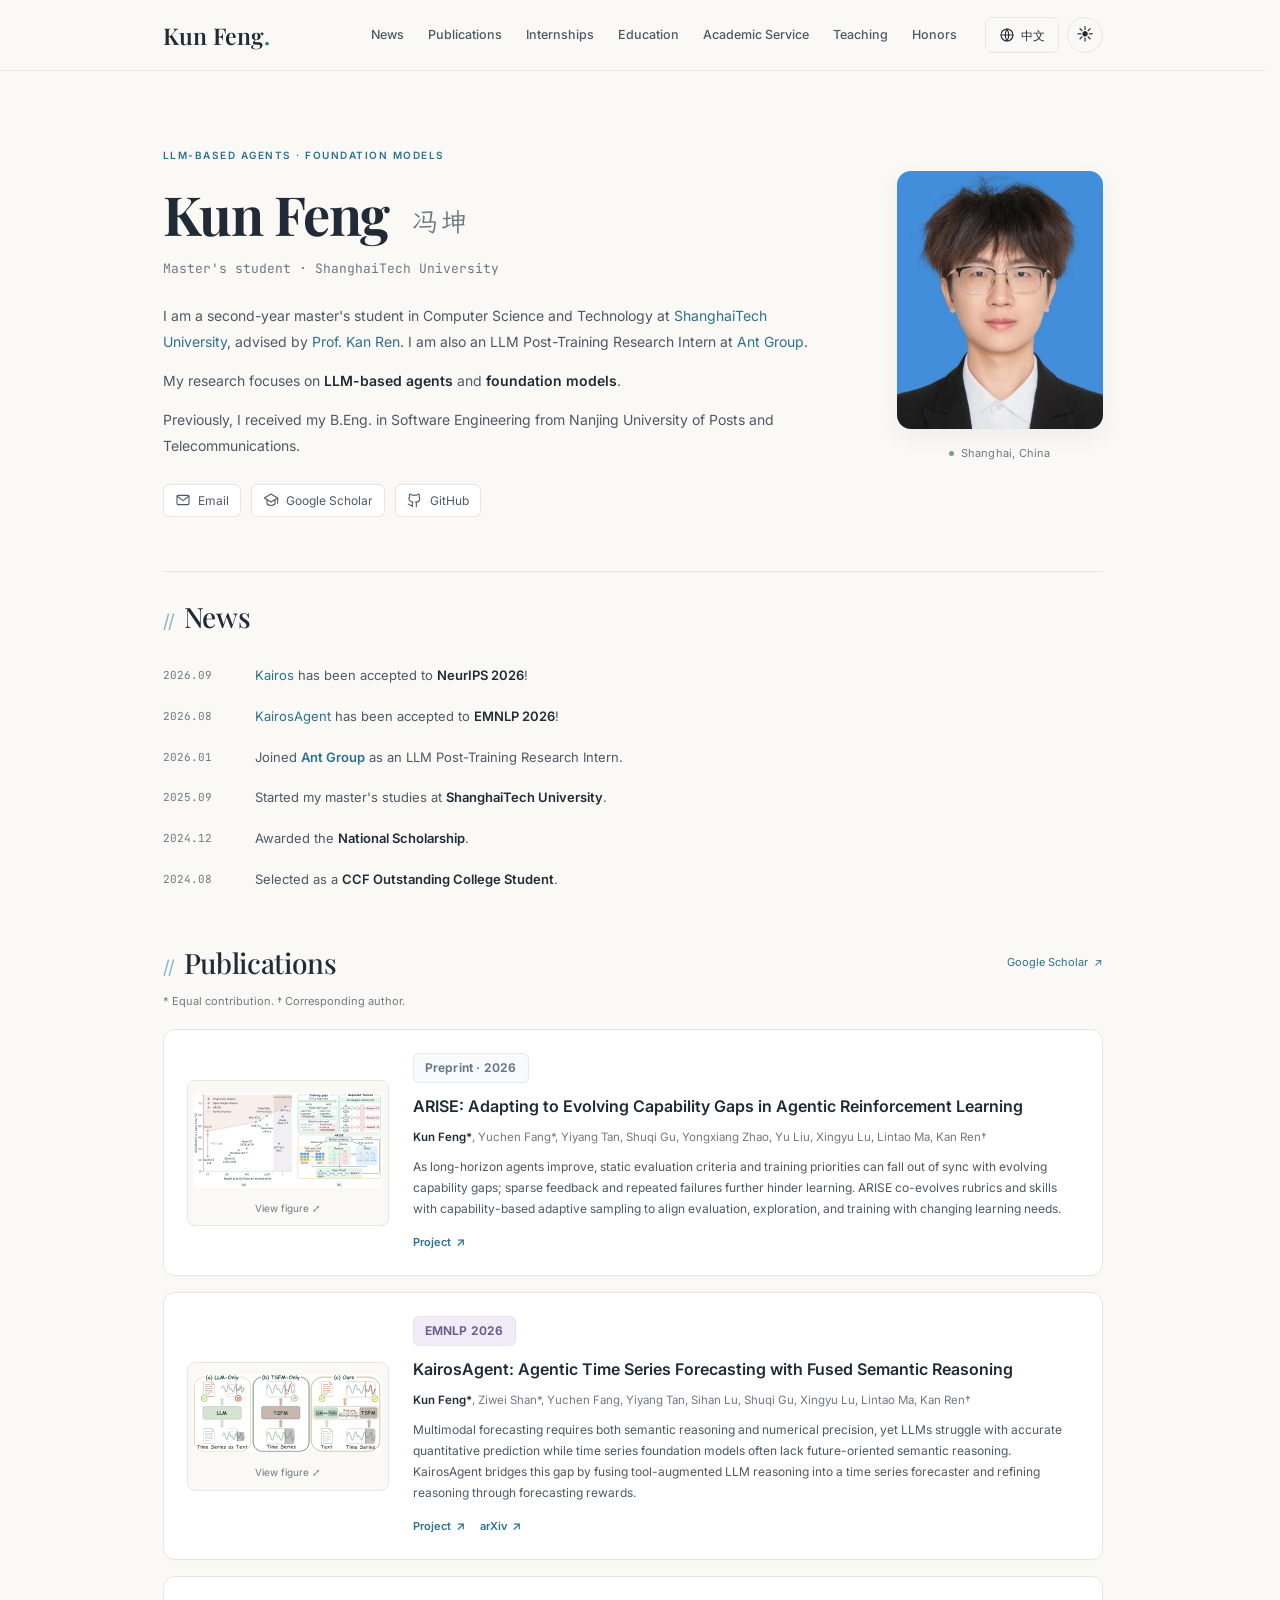
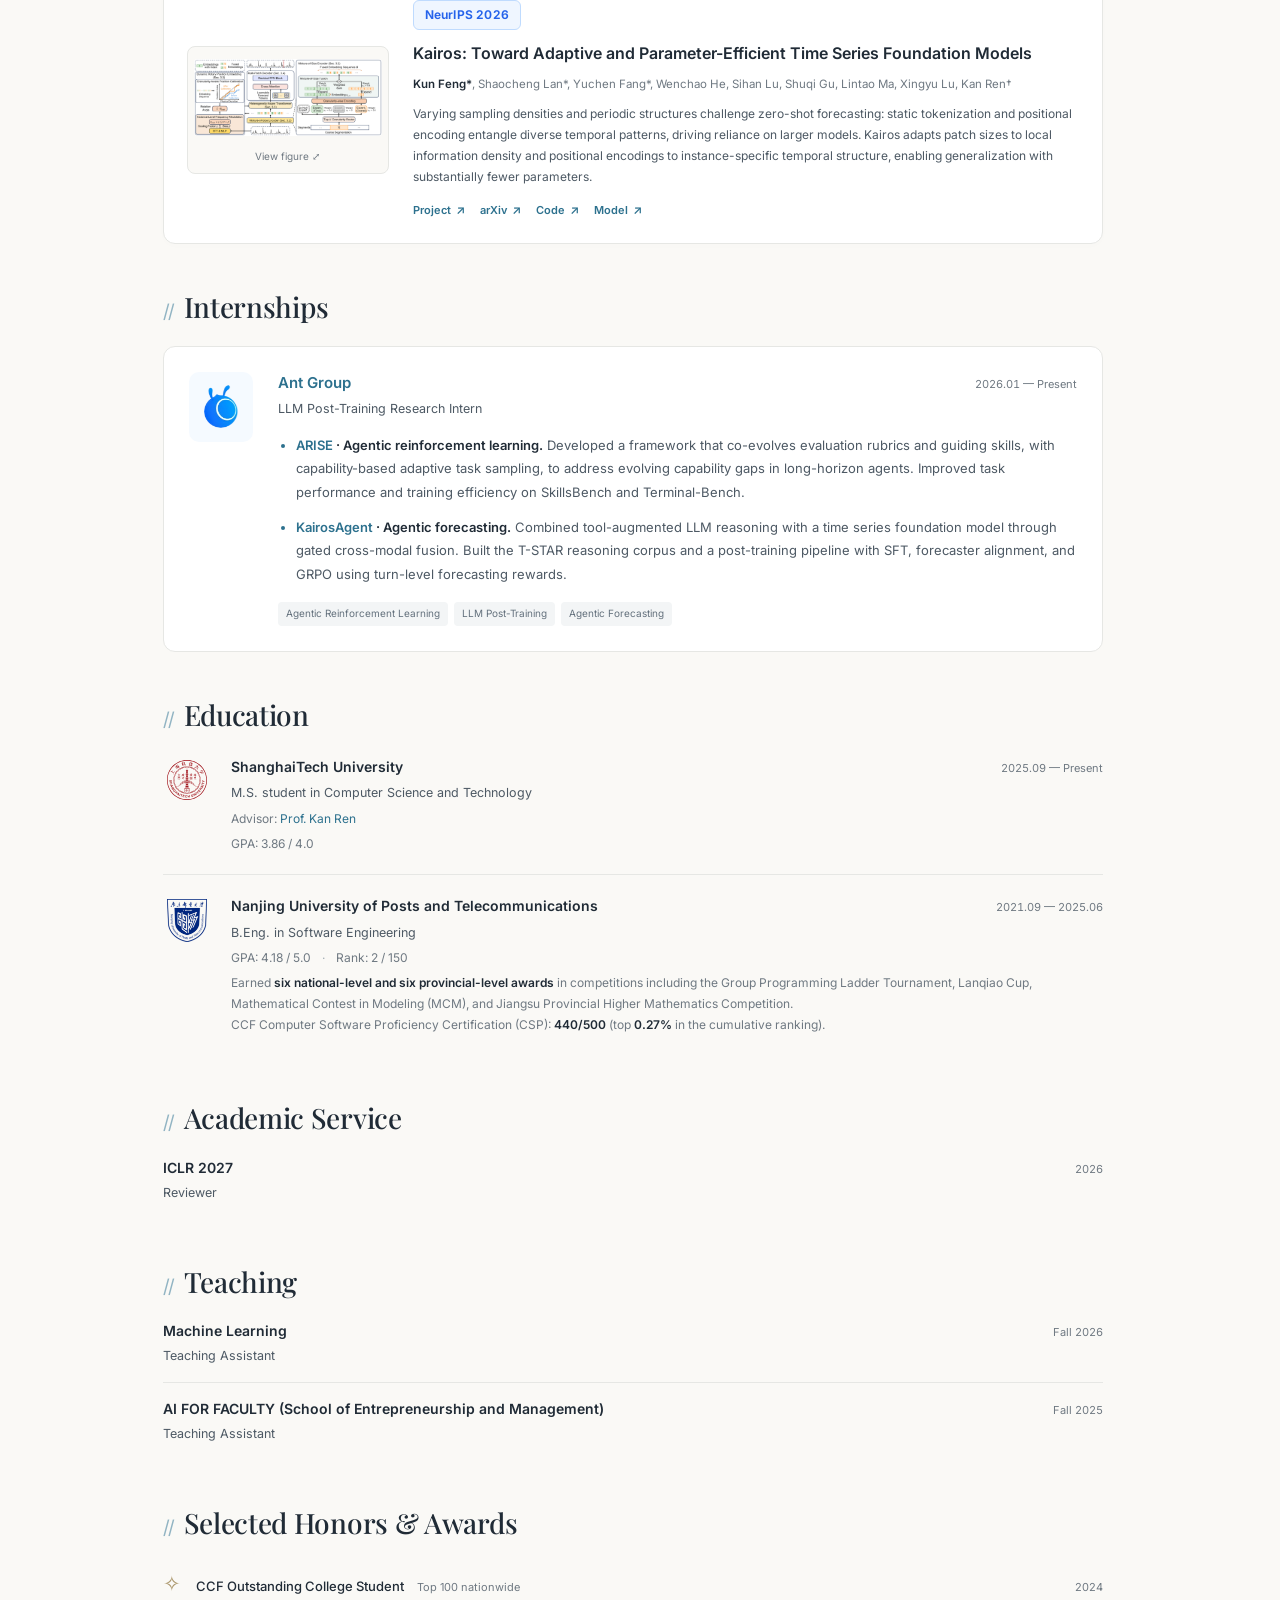
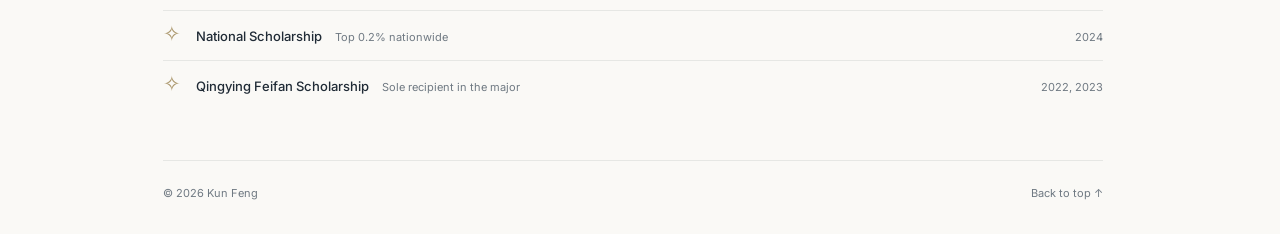
<file: index.html>
<!doctype html>
<html lang="en" data-theme="light">
<head>
  <meta charset="utf-8">
  <meta name="viewport" content="width=device-width, initial-scale=1">
  <meta name="color-scheme" content="light dark">
  <meta name="description" content="Kun Feng, a master's student at ShanghaiTech University. Research in LLM-based agents and foundation models.">
  <meta property="og:type" content="website">
  <meta property="og:title" content="Kun Feng | &#20911;&#22372;">
  <meta property="og:description" content="LLM-based agents and foundation models.">
  <meta property="og:url" content="https://kkzsocute.github.io/">
  <meta property="og:image" content="https://kkzsocute.github.io/assets/portrait.jpg">
  <meta name="theme-color" content="#faf9f6">
  <link rel="canonical" href="https://kkzsocute.github.io/">
  <link rel="icon" type="image/svg+xml" href="assets/favicon.svg">
  <link rel="stylesheet" href="assets/styles.css">
  <title>Kun Feng | &#20911;&#22372;</title>
  <script>
    try {
      if (localStorage.getItem("homepage-language") === "zh") {
        document.documentElement.lang = "zh-CN";
      }
      if (localStorage.getItem("homepage-theme") === "dark") {
        document.documentElement.dataset.theme = "dark";
      }
    } catch {}
  </script>
</head>
<body>
  <a class="skip-link" href="#main"><span class="lang-en">Skip to content</span><span class="lang-zh">&#36339;&#36716;&#21040;&#27491;&#25991;</span></a>
  <header class="site-header">
    <div class="nav-shell">
      <a class="wordmark" href="#about"><span class="lang-en">Kun Feng</span><span class="lang-zh">&#20911;&#22372;</span><span class="wordmark-dot">.</span></a>
      <nav aria-label="Main navigation" data-label-en="Main navigation" data-label-zh="&#20027;&#23548;&#33322;">
        <a href="#news"><span class="lang-en">News</span><span class="lang-zh">&#21160;&#24577;</span></a>
        <a href="#publications"><span class="lang-en">Publications</span><span class="lang-zh">&#35770;&#25991;</span></a>
        <a href="#internships"><span class="lang-en">Internships</span><span class="lang-zh">&#23454;&#20064;</span></a>
        <a href="#education"><span class="lang-en">Education</span><span class="lang-zh">&#25945;&#32946;</span></a>
        <a href="#service"><span class="lang-en">Academic Service</span><span class="lang-zh">&#23398;&#26415;&#26381;&#21153;</span></a>
        <a href="#teaching"><span class="lang-en">Teaching</span><span class="lang-zh">&#25945;&#23398;</span></a>
        <a href="#honors"><span class="lang-en">Honors</span><span class="lang-zh">&#33635;&#35465;</span></a>
      </nav>
      <div class="nav-actions">
        <button class="language-toggle" id="language-toggle" type="button" aria-label="Switch to Chinese" data-label-en="Switch to Chinese" data-label-zh="&#20999;&#25442;&#20026;&#33521;&#25991;" hidden>
          <svg viewBox="0 0 24 24" aria-hidden="true"><circle cx="12" cy="12" r="9"/><path d="M3 12h18M12 3a18 18 0 0 1 0 18 18 18 0 0 1 0-18Z"/></svg>
          <span class="lang-en" lang="zh-CN">&#20013;&#25991;</span><span class="lang-zh" lang="en">EN</span>
        </button>
        <button class="theme-toggle" id="theme-toggle" type="button" aria-label="Dark mode" data-label-en="Dark mode" data-label-zh="&#22812;&#38388;&#27169;&#24335;" aria-pressed="false" hidden>
          <span class="theme-sun" aria-hidden="true">☀️</span><span class="theme-moon" aria-hidden="true">🌙</span>
        </button>
      </div>
    </div>
  </header>

  <main id="main" class="page-shell">
    <section class="hero" id="about" aria-labelledby="name">
      <div class="hero-copy">
        <p class="eyebrow"><span class="lang-en">LLM-based agents · Foundation models</span><span class="lang-zh">&#22823;&#35821;&#35328;&#27169;&#22411;&#26234;&#33021;&#20307; · &#22522;&#30784;&#27169;&#22411;</span></p>
        <h1 id="name">Kun Feng <span class="chinese-name" lang="zh-CN">&#20911;&#22372;</span></h1>
        <p class="position"><span class="lang-en">Master's student · ShanghaiTech University</span><span class="lang-zh">&#30805;&#22763;&#30740;&#31350;&#29983; · &#19978;&#28023;&#31185;&#25216;&#22823;&#23398;</span></p>
        <div class="bio">
          <p class="lang-en">I am a second-year master's student in Computer Science and Technology at <a href="https://www.shanghaitech.edu.cn/eng/" target="_blank" rel="noopener noreferrer">ShanghaiTech University</a>, advised by <a href="https://www.saying.ren/" target="_blank" rel="noopener noreferrer">Prof. Kan Ren</a>. I am also an LLM Post-Training Research Intern at <a href="https://www.antgroup.com/en" target="_blank" rel="noopener noreferrer">Ant Group</a>.</p>
          <p class="lang-zh">&#25105;&#26159;&#19978;&#28023;&#31185;&#25216;&#22823;&#23398;&#35745;&#31639;&#26426;&#31185;&#23398;&#19982;&#25216;&#26415;&#19987;&#19994;&#30805;&#22763;&#20108;&#24180;&#32423;&#30740;&#31350;&#29983;&#65292;&#23548;&#24072;&#26159; <a href="https://www.saying.ren/" target="_blank" rel="noopener noreferrer">&#20219;&#20355;&#25945;&#25480;</a>&#12290;&#30446;&#21069;&#22312;<a href="https://www.antgroup.com/" target="_blank" rel="noopener noreferrer">&#34434;&#34433;&#38598;&#22242;</a>&#25285;&#20219;&#22823;&#27169;&#22411;&#21518;&#35757;&#32451;&#30740;&#31350;&#23454;&#20064;&#29983;&#12290;</p>
          <p class="lang-en">My research focuses on <strong>LLM-based agents</strong> and <strong>foundation models</strong>.</p>
          <p class="lang-zh">&#25105;&#30340;&#30740;&#31350;&#32858;&#28966;&#20110;<strong>&#22522;&#20110;&#22823;&#35821;&#35328;&#27169;&#22411;&#30340;&#26234;&#33021;&#20307;</strong>&#19982;<strong>&#22522;&#30784;&#27169;&#22411;</strong>&#12290;</p>
          <p class="lang-en">Previously, I received my B.Eng. in Software Engineering from Nanjing University of Posts and Telecommunications.</p>
          <p class="lang-zh">&#27492;&#21069;&#65292;&#25105;&#22312;&#21335;&#20140;&#37038;&#30005;&#22823;&#23398;&#33719;&#24471;&#36719;&#20214;&#24037;&#31243;&#23398;&#22763;&#23398;&#20301;&#12290;</p>
        </div>
        <div class="social-links">
          <a href="mailto:fengkun2025@shanghaitech.edu.cn"><svg viewBox="0 0 24 24" aria-hidden="true"><rect x="3" y="5" width="18" height="14" rx="2"/><path d="m3 6 9 7 9-7"/></svg><span class="lang-en">Email</span><span class="lang-zh">&#37038;&#31665;</span></a>
          <a href="https://scholar.google.com/citations?user=ZfWLcJ4AAAAJ&amp;hl=en" target="_blank" rel="noopener noreferrer"><svg viewBox="0 0 24 24" aria-hidden="true"><path d="m2 9 10-6 10 6-10 6L2 9Zm4 3v6c4 3 8 3 12 0v-6M22 9v8"/></svg><span class="lang-en">Google Scholar</span><span class="lang-zh">&#35895;&#27468;&#23398;&#26415;</span></a>
          <a href="https://github.com/kkzsocute" target="_blank" rel="noopener noreferrer"><svg viewBox="0 0 24 24" aria-hidden="true"><path d="M8 20c-4 1-4-2-6-2m12 4v-4a3.5 3.5 0 0 0-1-3c3 0 6-1 6-5a4 4 0 0 0-1-3 4 4 0 0 0 0-4s-1 0-4 2a13 13 0 0 0-6 0C5 3 4 3 4 3a4 4 0 0 0 0 4 4 4 0 0 0-1 3c0 4 3 5 6 5a3.5 3.5 0 0 0-1 3v4"/></svg>GitHub</a>
        </div>
      </div>
      <figure class="portrait">
        <img src="assets/portrait.jpg" width="400" height="500" alt="Portrait of Kun Feng" data-alt-en="Portrait of Kun Feng" data-alt-zh="&#20911;&#22372;&#30340;&#29031;&#29255;" fetchpriority="high">
        <figcaption><span class="location-dot" aria-hidden="true"></span><span class="lang-en">Shanghai, China</span><span class="lang-zh">&#20013;&#22269; · &#19978;&#28023;</span></figcaption>
      </figure>
    </section>

    <section class="section news-section" id="news" aria-labelledby="news-title">
      <div class="section-heading"><h2 id="news-title"><span class="section-mark" aria-hidden="true">//</span><span class="lang-en">News</span><span class="lang-zh">&#26368;&#26032;&#21160;&#24577;</span></h2></div>
      <ul class="news-list">
        <li><time datetime="2026-09">2026.09</time><p><span class="lang-en"><a href="https://foundation-model-research.github.io/Kairos/" target="_blank" rel="noopener noreferrer">Kairos</a> has been accepted to <strong>NeurIPS 2026</strong>!</span><span class="lang-zh"><a href="https://foundation-model-research.github.io/Kairos/" target="_blank" rel="noopener noreferrer">Kairos</a> &#34987; <strong>NeurIPS 2026</strong> &#25509;&#25910;&#65281;</span></p></li>
        <li><time datetime="2026-08">2026.08</time><p><span class="lang-en"><a href="https://foundation-model-research.github.io/KairosAgent/" target="_blank" rel="noopener noreferrer">KairosAgent</a> has been accepted to <strong>EMNLP 2026</strong>!</span><span class="lang-zh"><a href="https://foundation-model-research.github.io/KairosAgent/" target="_blank" rel="noopener noreferrer">KairosAgent</a> &#34987; <strong>EMNLP 2026</strong> &#25509;&#25910;&#65281;</span></p></li>
        <li><time datetime="2026-01">2026.01</time><p><span class="lang-en">Joined <strong><a href="https://www.antgroup.com/en" target="_blank" rel="noopener noreferrer">Ant Group</a></strong> as an LLM Post-Training Research Intern.</span><span class="lang-zh">&#21152;&#20837;<strong><a href="https://www.antgroup.com/" target="_blank" rel="noopener noreferrer">&#34434;&#34433;&#38598;&#22242;</a></strong>&#65292;&#25285;&#20219;&#22823;&#27169;&#22411;&#21518;&#35757;&#32451;&#30740;&#31350;&#23454;&#20064;&#29983;&#12290;</span></p></li>
        <li><time datetime="2025-09">2025.09</time><p><span class="lang-en">Started my master's studies at <strong>ShanghaiTech University</strong>.</span><span class="lang-zh">&#24320;&#22987;&#22312;<strong>&#19978;&#28023;&#31185;&#25216;&#22823;&#23398;</strong>&#25915;&#35835;&#30805;&#22763;&#23398;&#20301;&#12290;</span></p></li>
        <li><time datetime="2024-12">2024.12</time><p><span class="lang-en">Awarded the <strong>National Scholarship</strong>.</span><span class="lang-zh">&#33719;&#24471;<strong>&#22269;&#23478;&#22870;&#23398;&#37329;</strong>&#12290;</span></p></li>
        <li><time datetime="2024-08">2024.08</time><p><span class="lang-en">Selected as a <strong>CCF Outstanding College Student</strong>.</span><span class="lang-zh">&#20837;&#36873;<strong>CCF&#20248;&#31168;&#22823;&#23398;&#29983;&#21551;&#33322;&#35745;&#21010;</strong>&#12290;</span></p></li>
      </ul>
    </section>

    <section class="section" id="publications" aria-labelledby="publications-title">
      <div class="section-heading">
        <h2 id="publications-title"><span class="section-mark" aria-hidden="true">//</span><span class="lang-en">Publications</span><span class="lang-zh">&#23398;&#26415;&#35770;&#25991;</span></h2>
        <a class="section-link" href="https://scholar.google.com/citations?user=ZfWLcJ4AAAAJ&amp;hl=en" target="_blank" rel="noopener noreferrer">Google Scholar <span aria-hidden="true">↗</span></a>
      </div>
      <p class="section-note"><span class="lang-en">* Equal contribution. † Corresponding author.</span><span class="lang-zh">* &#34920;&#31034;&#21516;&#31561;&#36129;&#29486;&#12290;† &#34920;&#31034;&#36890;&#35759;&#20316;&#32773;&#12290;</span></p>
      <div class="publication-list">
        <article class="publication-card">
          <button class="paper-figure" type="button" aria-haspopup="dialog" aria-controls="figure-dialog" aria-label="Enlarge paper figure" data-label-en="Enlarge paper figure" data-label-zh="&#25918;&#22823;&#35770;&#25991;&#37197;&#22270;" disabled>
            <img src="assets/arise-intro.svg" width="995" height="502" alt="ARISE motivation and SkillsBench performance: evolving capability gaps and adaptive agent learning" data-alt-en="ARISE motivation and SkillsBench performance: evolving capability gaps and adaptive agent learning" data-alt-zh="ARISE &#30740;&#31350;&#21160;&#26426;&#19982; SkillsBench &#24615;&#33021;&#65306;&#25345;&#32493;&#21464;&#21270;&#30340;&#33021;&#21147;&#32570;&#21475;&#19982;&#33258;&#36866;&#24212;&#26234;&#33021;&#20307;&#23398;&#20064;">
            <span class="figure-caption"><span class="lang-en">View figure</span><span class="lang-zh">&#26597;&#30475;&#21407;&#22270;</span> <span aria-hidden="true">⤢</span></span>
          </button>
          <div class="paper-copy">
            <span class="venue venue-preprint"><span class="lang-en">Preprint · 2026</span><span class="lang-zh">&#39044;&#21360;&#26412; · 2026</span></span>
            <h3><a href="https://mldi.group/ARISE/" target="_blank" rel="noopener noreferrer">ARISE: Adapting to Evolving Capability Gaps in Agentic Reinforcement Learning</a></h3>
            <p class="authors"><strong>Kun Feng*</strong>, Yuchen Fang*, Yiyang Tan, Shuqi Gu, Yongxiang Zhao, Yu Liu, Xingyu Lu, Lintao Ma, Kan Ren†</p>
            <p class="paper-summary"><span class="lang-en">As long-horizon agents improve, static evaluation criteria and training priorities can fall out of sync with evolving capability gaps; sparse feedback and repeated failures further hinder learning. ARISE co-evolves rubrics and skills with capability-based adaptive sampling to align evaluation, exploration, and training with changing learning needs.</span><span class="lang-zh">&#38543;&#30528;&#38271;&#31243;&#26234;&#33021;&#20307;&#33021;&#21147;&#25552;&#21319;&#65292;&#22266;&#23450;&#30340;&#35780;&#20215;&#26631;&#20934;&#19982;&#35757;&#32451;&#37325;&#28857;&#21487;&#33021;&#36880;&#28176;&#20559;&#31163;&#19981;&#26029;&#21464;&#21270;&#30340;&#33021;&#21147;&#32570;&#21475;&#65307;&#31232;&#30095;&#21453;&#39304;&#19982;&#21453;&#22797;&#22833;&#36133;&#36827;&#19968;&#27493;&#38459;&#30861;&#23398;&#20064;&#12290;ARISE &#36890;&#36807;&#35780;&#20272;&#20934;&#21017;&#19982;&#25216;&#33021;&#21327;&#21516;&#28436;&#21270;&#65292;&#20197;&#21450;&#22522;&#20110;&#33021;&#21147;&#30340;&#33258;&#36866;&#24212;&#37319;&#26679;&#65292;&#20351;&#35780;&#20215;&#12289;&#25506;&#32034;&#19982;&#35757;&#32451;&#25345;&#32493;&#36866;&#24212;&#21464;&#21270;&#30340;&#23398;&#20064;&#38656;&#27714;&#12290;</span></p>
            <div class="paper-links">
              <a href="https://mldi.group/ARISE/" target="_blank" rel="noopener noreferrer"><span class="lang-en">Project</span><span class="lang-zh">&#39033;&#30446;&#20027;&#39029;</span> <span aria-hidden="true">↗</span></a>
            </div>
          </div>
        </article>
        <article class="publication-card">
          <button class="paper-figure" type="button" aria-haspopup="dialog" aria-controls="figure-dialog" aria-label="Enlarge paper figure" data-label-en="Enlarge paper figure" data-label-zh="&#25918;&#22823;&#35770;&#25991;&#37197;&#22270;" disabled>
            <img src="assets/kairosagent-intro.svg" width="882" height="364" alt="KairosAgent forecasting paradigm comparison: bridging semantic reasoning and numerical forecasting" data-alt-en="KairosAgent forecasting paradigm comparison: bridging semantic reasoning and numerical forecasting" data-alt-zh="KairosAgent &#39044;&#27979;&#33539;&#24335;&#23545;&#27604;&#65306;&#36830;&#25509;&#35821;&#20041;&#25512;&#29702;&#19982;&#25968;&#20540;&#39044;&#27979;">
            <span class="figure-caption"><span class="lang-en">View figure</span><span class="lang-zh">&#26597;&#30475;&#21407;&#22270;</span> <span aria-hidden="true">⤢</span></span>
          </button>
          <div class="paper-copy">
            <span class="venue venue-purple">EMNLP 2026</span>
            <h3><a href="https://foundation-model-research.github.io/KairosAgent/" target="_blank" rel="noopener noreferrer">KairosAgent: Agentic Time Series Forecasting with Fused Semantic Reasoning</a></h3>
            <p class="authors"><strong>Kun Feng*</strong>, Ziwei Shan*, Yuchen Fang, Yiyang Tan, Sihan Lu, Shuqi Gu, Xingyu Lu, Lintao Ma, Kan Ren†</p>
            <p class="paper-summary"><span class="lang-en">Multimodal forecasting requires both semantic reasoning and numerical precision, yet LLMs struggle with accurate quantitative prediction while time series foundation models often lack future-oriented semantic reasoning. KairosAgent bridges this gap by fusing tool-augmented LLM reasoning into a time series forecaster and refining reasoning through forecasting rewards.</span><span class="lang-zh">&#22810;&#27169;&#24577;&#39044;&#27979;&#38656;&#35201;&#20860;&#39038;&#35821;&#20041;&#25512;&#29702;&#19982;&#25968;&#20540;&#31934;&#24230;&#65292;&#20294;&#22823;&#35821;&#35328;&#27169;&#22411;&#38590;&#20197;&#36827;&#34892;&#31934;&#30830;&#30340;&#23450;&#37327;&#39044;&#27979;&#65292;&#26102;&#38388;&#24207;&#21015;&#22522;&#30784;&#27169;&#22411;&#21017;&#24448;&#24448;&#32570;&#20047;&#38754;&#21521;&#26410;&#26469;&#30340;&#35821;&#20041;&#25512;&#29702;&#33021;&#21147;&#12290;KairosAgent &#23558;&#24037;&#20855;&#22686;&#24378;&#30340;&#22823;&#35821;&#35328;&#27169;&#22411;&#25512;&#29702;&#34701;&#20837;&#26102;&#38388;&#24207;&#21015;&#39044;&#27979;&#22120;&#65292;&#24182;&#36890;&#36807;&#39044;&#27979;&#22870;&#21169;&#20248;&#21270;&#25512;&#29702;&#65292;&#24357;&#21512;&#20004;&#32773;&#20043;&#38388;&#30340;&#40511;&#27807;&#12290;</span></p>
            <div class="paper-links">
              <a href="https://foundation-model-research.github.io/KairosAgent/" target="_blank" rel="noopener noreferrer"><span class="lang-en">Project</span><span class="lang-zh">&#39033;&#30446;&#20027;&#39029;</span> <span aria-hidden="true">↗</span></a>
              <a href="https://arxiv.org/abs/2605.30002" target="_blank" rel="noopener noreferrer">arXiv <span aria-hidden="true">↗</span></a>
            </div>
          </div>
        </article>
        <article class="publication-card">
          <button class="paper-figure" type="button" aria-haspopup="dialog" aria-controls="figure-dialog" aria-label="Enlarge paper figure" data-label-en="Enlarge paper figure" data-label-zh="&#25918;&#22823;&#35770;&#25991;&#37197;&#22270;" disabled>
            <img src="assets/kairos-method.png" alt="Kairos architecture: Mixture-of-Size Encoder, Heterogeneity-Aware Transformer, and Multi-Patch Decoder" data-alt-en="Kairos architecture: Mixture-of-Size Encoder, Heterogeneity-Aware Transformer, and Multi-Patch Decoder" data-alt-zh="Kairos &#26550;&#26500;&#65306;&#28151;&#21512;&#31890;&#24230;&#32534;&#30721;&#22120;&#12289;&#24322;&#26500;&#24863;&#30693; Transformer &#19982;&#22810;&#20998;&#22359;&#35299;&#30721;&#22120;">
            <span class="figure-caption"><span class="lang-en">View figure</span><span class="lang-zh">&#26597;&#30475;&#21407;&#22270;</span> <span aria-hidden="true">⤢</span></span>
          </button>
          <div class="paper-copy">
            <span class="venue venue-neurips">NeurIPS 2026</span>
            <h3><a href="https://foundation-model-research.github.io/Kairos/" target="_blank" rel="noopener noreferrer">Kairos: Toward Adaptive and Parameter-Efficient Time Series Foundation Models</a></h3>
            <p class="authors"><strong>Kun Feng*</strong>, Shaocheng Lan*, Yuchen Fang*, Wenchao He, Sihan Lu, Shuqi Gu, Lintao Ma, Xingyu Lu, Kan Ren†</p>
            <p class="paper-summary"><span class="lang-en">Varying sampling densities and periodic structures challenge zero-shot forecasting: static tokenization and positional encoding entangle diverse temporal patterns, driving reliance on larger models. Kairos adapts patch sizes to local information density and positional encodings to instance-specific temporal structure, enabling generalization with substantially fewer parameters.</span><span class="lang-zh">&#37319;&#26679;&#23494;&#24230;&#19982;&#21608;&#26399;&#32467;&#26500;&#30340;&#24046;&#24322;&#32473;&#38646;&#26679;&#26412;&#39044;&#27979;&#24102;&#26469;&#25361;&#25112;&#65306;&#38745;&#24577;&#20998;&#22359;&#19982;&#20301;&#32622;&#32534;&#30721;&#23558;&#22810;&#26679;&#30340;&#26102;&#38388;&#27169;&#24335;&#28151;&#26434;&#22312;&#22266;&#23450;&#34920;&#31034;&#20013;&#65292;&#20351;&#27169;&#22411;&#20381;&#36182;&#26356;&#22823;&#30340;&#21442;&#25968;&#37327;&#12290;Kairos &#26681;&#25454;&#23616;&#37096;&#20449;&#24687;&#23494;&#24230;&#33258;&#36866;&#24212;&#36873;&#25321;&#20998;&#22359;&#31890;&#24230;&#65292;&#24182;&#20381;&#25454;&#23454;&#20363;&#30340;&#26102;&#38388;&#32467;&#26500;&#35843;&#25972;&#20301;&#32622;&#32534;&#30721;&#65292;&#20197;&#26174;&#33879;&#26356;&#23569;&#30340;&#21442;&#25968;&#23454;&#29616;&#27867;&#21270;&#12290;</span></p>
            <div class="paper-links">
              <a href="https://foundation-model-research.github.io/Kairos/" target="_blank" rel="noopener noreferrer"><span class="lang-en">Project</span><span class="lang-zh">&#39033;&#30446;&#20027;&#39029;</span> <span aria-hidden="true">↗</span></a>
              <a href="https://arxiv.org/abs/2509.25826" target="_blank" rel="noopener noreferrer">arXiv <span aria-hidden="true">↗</span></a>
              <a href="https://github.com/foundation-model-research/Kairos" target="_blank" rel="noopener noreferrer"><span class="lang-en">Code</span><span class="lang-zh">&#20195;&#30721;</span> <span aria-hidden="true">↗</span></a>
              <a href="https://huggingface.co/mldi-lab/Kairos_50m" target="_blank" rel="noopener noreferrer"><span class="lang-en">Model</span><span class="lang-zh">&#27169;&#22411;</span> <span aria-hidden="true">↗</span></a>
            </div>
          </div>
        </article>
      </div>
    </section>

    <section class="section" id="internships" aria-labelledby="internships-title">
      <div class="section-heading"><h2 id="internships-title"><span class="section-mark" aria-hidden="true">//</span><span class="lang-en">Internships</span><span class="lang-zh">&#23454;&#20064;&#32463;&#21382;</span></h2></div>
      <article class="experience-card">
        <a class="company-logo" href="https://www.antgroup.com/en" data-href-en="https://www.antgroup.com/en" data-href-zh="https://www.antgroup.com/" target="_blank" rel="noopener noreferrer"><img src="assets/ant-group-logo.png" width="45" height="60" alt="Ant Group" data-alt-en="Ant Group" data-alt-zh="&#34434;&#34433;&#38598;&#22242;"></a>
        <div class="experience-copy">
          <div class="entry-heading"><h3><a href="https://www.antgroup.com/en" data-href-en="https://www.antgroup.com/en" data-href-zh="https://www.antgroup.com/" target="_blank" rel="noopener noreferrer"><span class="lang-en">Ant Group</span><span class="lang-zh">&#34434;&#34433;&#38598;&#22242;</span></a></h3><p class="entry-date"><time datetime="2026-01">2026.01</time> — <span class="lang-en">Present</span><span class="lang-zh">&#33267;&#20170;</span></p></div>
          <p class="entry-role"><span class="lang-en">LLM Post-Training Research Intern</span><span class="lang-zh">&#22823;&#27169;&#22411;&#21518;&#35757;&#32451;&#30740;&#31350;&#23454;&#20064;&#29983;</span></p>
          <ul class="internship-projects">
            <li><span class="lang-en"><strong><a href="https://mldi.group/ARISE/" target="_blank" rel="noopener noreferrer">ARISE</a> · Agentic reinforcement learning.</strong> Developed a framework that co-evolves evaluation rubrics and guiding skills, with capability-based adaptive task sampling, to address evolving capability gaps in long-horizon agents. Improved task performance and training efficiency on SkillsBench and Terminal-Bench.</span><span class="lang-zh"><strong><a href="https://mldi.group/ARISE/" target="_blank" rel="noopener noreferrer">ARISE</a> · &#26234;&#33021;&#20307;&#24378;&#21270;&#23398;&#20064;&#12290;</strong>&#22260;&#32469;&#38271;&#31243;&#26234;&#33021;&#20307;&#25345;&#32493;&#21464;&#21270;&#30340;&#33021;&#21147;&#32570;&#21475;&#65292;&#35774;&#35745;&#35780;&#20272;&#20934;&#21017;&#19982;&#25351;&#23548;&#25216;&#33021;&#21327;&#21516;&#28436;&#21270;&#12289;&#22522;&#20110;&#33021;&#21147;&#30340;&#33258;&#36866;&#24212;&#20219;&#21153;&#37319;&#26679;&#26694;&#26550;&#65292;&#25552;&#21319; SkillsBench &#21644; Terminal-Bench &#19978;&#30340;&#20219;&#21153;&#34920;&#29616;&#19982;&#35757;&#32451;&#25928;&#29575;&#12290;</span></li>
            <li><span class="lang-en"><strong><a href="https://mldi.group/KairosAgent/" target="_blank" rel="noopener noreferrer">KairosAgent</a> · Agentic forecasting.</strong> Combined tool-augmented LLM reasoning with a time series foundation model through gated cross-modal fusion. Built the T-STAR reasoning corpus and a post-training pipeline with SFT, forecaster alignment, and GRPO using turn-level forecasting rewards.</span><span class="lang-zh"><strong><a href="https://mldi.group/KairosAgent/" target="_blank" rel="noopener noreferrer">KairosAgent</a> · &#26234;&#33021;&#20307;&#39044;&#27979;&#12290;</strong>&#36890;&#36807;&#38376;&#25511;&#36328;&#27169;&#24577;&#34701;&#21512;&#65292;&#23558;&#24037;&#20855;&#22686;&#24378;&#30340;&#22823;&#35821;&#35328;&#27169;&#22411;&#25512;&#29702;&#19982;&#26102;&#38388;&#24207;&#21015;&#22522;&#30784;&#27169;&#22411;&#32467;&#21512;&#12290;&#26500;&#24314; T-STAR &#25512;&#29702;&#36712;&#36857;&#35821;&#26009;&#65292;&#24182;&#25645;&#24314;&#21253;&#21547; SFT&#12289;&#39044;&#27979;&#22120;&#23545;&#40784;&#21450;&#22522;&#20110;&#36718;&#27425;&#32423;&#39044;&#27979;&#22870;&#21169;&#30340; GRPO &#21518;&#35757;&#32451;&#27969;&#31243;&#12290;</span></li>
          </ul>
          <div class="topic-tags"><span><span class="lang-en">Agentic Reinforcement Learning</span><span class="lang-zh">&#26234;&#33021;&#20307;&#24378;&#21270;&#23398;&#20064;</span></span><span><span class="lang-en">LLM Post-Training</span><span class="lang-zh">&#22823;&#27169;&#22411;&#21518;&#35757;&#32451;</span></span><span><span class="lang-en">Agentic Forecasting</span><span class="lang-zh">&#26234;&#33021;&#20307;&#39044;&#27979;</span></span></div>
        </div>
      </article>
    </section>

    <section class="section" id="education" aria-labelledby="education-title">
      <div class="section-heading"><h2 id="education-title"><span class="section-mark" aria-hidden="true">//</span><span class="lang-en">Education</span><span class="lang-zh">&#25945;&#32946;&#32463;&#21382;</span></h2></div>
      <div class="education-list">
        <article class="education-entry">
          <div class="education-logo"><img src="assets/shanghaitech-logo.svg" alt="ShanghaiTech University emblem" data-alt-en="ShanghaiTech University emblem" data-alt-zh="&#19978;&#28023;&#31185;&#25216;&#22823;&#23398;&#26657;&#24509;" width="48" height="48" loading="lazy"></div>
          <div class="entry-body">
            <div class="entry-heading"><h3><span class="lang-en">ShanghaiTech University</span><span class="lang-zh">&#19978;&#28023;&#31185;&#25216;&#22823;&#23398;</span></h3><p class="entry-date"><time datetime="2025-09">2025.09</time> — <span class="lang-en">Present</span><span class="lang-zh">&#33267;&#20170;</span></p></div>
            <p class="entry-role"><span class="lang-en">M.S. student in Computer Science and Technology</span><span class="lang-zh">&#35745;&#31639;&#26426;&#31185;&#23398;&#19982;&#25216;&#26415; · &#30805;&#22763;&#22312;&#35835;</span></p>
            <p class="entry-detail"><span class="lang-en">Advisor: <a href="https://www.saying.ren/" target="_blank" rel="noopener noreferrer">Prof. Kan Ren</a></span><span class="lang-zh">&#23548;&#24072;&#65306;<a href="https://www.saying.ren/" target="_blank" rel="noopener noreferrer">&#20219;&#20355;&#25945;&#25480;</a></span></p>
            <p class="entry-detail"><span class="lang-en">GPA: 3.86 / 4.0</span><span class="lang-zh">&#32489;&#28857;&#65306;3.86 / 4.0</span></p>
          </div>
        </article>
        <article class="education-entry">
          <div class="education-logo"><img src="assets/njupt-logo.png" alt="Nanjing University of Posts and Telecommunications emblem" data-alt-en="Nanjing University of Posts and Telecommunications emblem" data-alt-zh="&#21335;&#20140;&#37038;&#30005;&#22823;&#23398;&#26657;&#24509;" width="48" height="48" loading="lazy"></div>
          <div class="entry-body">
            <div class="entry-heading"><h3><span class="lang-en">Nanjing University of Posts and Telecommunications</span><span class="lang-zh">&#21335;&#20140;&#37038;&#30005;&#22823;&#23398;</span></h3><p class="entry-date"><time datetime="2021-09">2021.09</time> — <time datetime="2025-06">2025.06</time></p></div>
            <p class="entry-role"><span class="lang-en">B.Eng. in Software Engineering</span><span class="lang-zh">&#36719;&#20214;&#24037;&#31243; · &#23398;&#22763;</span></p>
            <p class="entry-detail"><span class="lang-en">GPA: 4.18 / 5.0 <span class="detail-divider">·</span> Rank: 2 / 150</span><span class="lang-zh">&#32489;&#28857;&#65306;4.18 / 5.0 <span class="detail-divider">·</span> &#19987;&#19994;&#25490;&#21517;&#65306;2 / 150</span></p>
            <p class="entry-detail"><span class="lang-en">Earned <strong>six national-level and six provincial-level awards</strong> in competitions including the Group Programming Ladder Tournament, Lanqiao Cup, Mathematical Contest in Modeling (MCM), and Jiangsu Provincial Higher Mathematics Competition.<br>CCF Computer Software Proficiency Certification (CSP): <strong>440/500</strong> (top <strong>0.27%</strong> in the cumulative ranking).</span><span class="lang-zh">&#32047;&#35745;&#33719;&#24471;<strong>&#20845;&#39033;&#22269;&#23478;&#32423;&#22870;&#39033;&#21644;&#20845;&#39033;&#30465;&#32423;&#22870;&#39033;</strong>&#65292;&#21253;&#25324;&#22242;&#20307;&#31243;&#24207;&#35774;&#35745;&#22825;&#26799;&#36187;&#12289;&#34013;&#26725;&#26479;&#12289;&#32654;&#22269;&#22823;&#23398;&#29983;&#25968;&#23398;&#24314;&#27169;&#31454;&#36187;&#12289;&#27743;&#33487;&#30465;&#39640;&#31561;&#25968;&#23398;&#31454;&#36187;&#12290;<br>CCF&#35745;&#31639;&#26426;&#36719;&#20214;&#33021;&#21147;&#35748;&#35777;&#65306;<strong>440/500&#20998;</strong>&#65288;&#32047;&#35745;&#25490;&#21517;&#20026;&#21069;<strong>0.27%</strong>&#65289;&#12290;</span></p>
          </div>
        </article>
      </div>
    </section>

    <section class="section" id="service" aria-labelledby="service-title">
      <div class="section-heading"><h2 id="service-title"><span class="section-mark" aria-hidden="true">//</span><span class="lang-en">Academic Service</span><span class="lang-zh">&#23398;&#26415;&#26381;&#21153;</span></h2></div>
      <ul class="activity-list">
        <li><div><h3>ICLR 2027</h3><p class="entry-role"><span class="lang-en">Reviewer</span><span class="lang-zh">&#23457;&#31295;&#20154;</span></p></div><time class="entry-date" datetime="2026">2026</time></li>
      </ul>
    </section>

    <section class="section" id="teaching" aria-labelledby="teaching-title">
      <div class="section-heading"><h2 id="teaching-title"><span class="section-mark" aria-hidden="true">//</span><span class="lang-en">Teaching</span><span class="lang-zh">&#25945;&#23398;&#32463;&#21382;</span></h2></div>
      <ul class="activity-list">
        <li><div><h3><span class="lang-en">Machine Learning</span><span class="lang-zh">&#26426;&#22120;&#23398;&#20064;</span></h3><p class="entry-role"><span class="lang-en">Teaching Assistant</span><span class="lang-zh">&#21161;&#25945;</span></p></div><p class="entry-date"><span class="lang-en">Fall 2026</span><span class="lang-zh">2026 &#24180;&#31179;&#23395;</span></p></li>
        <li><div><h3><span class="lang-en">AI FOR FACULTY (School of Entrepreneurship and Management)</span><span class="lang-zh">AI FOR FACULTY&#65288;&#21019;&#31649;&#23398;&#38498;&#65289;</span></h3><p class="entry-role"><span class="lang-en">Teaching Assistant</span><span class="lang-zh">&#21161;&#25945;</span></p></div><p class="entry-date"><span class="lang-en">Fall 2025</span><span class="lang-zh">2025 &#24180;&#31179;&#23395;</span></p></li>
      </ul>
    </section>

    <section class="section honors-section" id="honors" aria-labelledby="honors-title">
      <div class="section-heading"><h2 id="honors-title"><span class="section-mark" aria-hidden="true">//</span><span class="lang-en">Selected Honors &amp; Awards</span><span class="lang-zh">&#37096;&#20998;&#33635;&#35465;&#19982;&#22870;&#39033;</span></h2></div>
      <ul class="honors-list">
        <li><span class="award-symbol" aria-hidden="true">✧</span><div><strong><span class="lang-en">CCF Outstanding College Student</span><span class="lang-zh">CCF&#20248;&#31168;&#22823;&#23398;&#29983;&#21551;&#33322;&#35745;&#21010;</span></strong><span class="award-detail"><span class="lang-en">Top 100 nationwide</span><span class="lang-zh">&#20840;&#22269;&#30334;&#21517;</span></span></div><time datetime="2024">2024</time></li>
        <li><span class="award-symbol" aria-hidden="true">✧</span><div><strong><span class="lang-en">National Scholarship</span><span class="lang-zh">&#22269;&#23478;&#22870;&#23398;&#37329;</span></strong><span class="award-detail"><span class="lang-en">Top 0.2% nationwide</span><span class="lang-zh">&#20840;&#22269;&#21069; 0.2%</span></span></div><time datetime="2024">2024</time></li>
        <li><span class="award-symbol" aria-hidden="true">✧</span><div><strong><span class="lang-en">Qingying Feifan Scholarship</span><span class="lang-zh">&#38738;&#39062;&#39134;&#24070;&#22870;&#23398;&#37329;</span></strong><span class="award-detail"><span class="lang-en">Sole recipient in the major</span><span class="lang-zh">&#19987;&#19994;&#21807;&#19968;&#33719;&#22870;&#32773;</span></span></div><span class="award-years">2022, 2023</span></li>
      </ul>
    </section>
  </main>

  <footer class="site-footer page-shell">
    <p>© <span id="current-year">2026</span> <span class="lang-en">Kun Feng</span><span class="lang-zh">&#20911;&#22372;</span></p>
    <a href="#about"><span class="lang-en">Back to top</span><span class="lang-zh">&#36820;&#22238;&#39030;&#37096;</span> <span aria-hidden="true">↑</span></a>
  </footer>

  <dialog class="figure-dialog" id="figure-dialog" aria-labelledby="figure-dialog-title">
    <div class="figure-toolbar">
      <div class="figure-heading">
        <div id="figure-dialog-status"></div>
        <h2 id="figure-dialog-title"><span class="lang-en">Paper figure</span><span class="lang-zh">&#35770;&#25991;&#37197;&#22270;</span></h2>
      </div>
      <div class="figure-actions">
        <button id="figure-close" type="button" autofocus><span class="lang-en">Close</span><span class="lang-zh">&#20851;&#38381;</span><svg viewBox="0 0 20 20" aria-hidden="true"><path d="m5 5 10 10M15 5 5 15"/></svg></button>
      </div>
    </div>
    <div class="figure-scroll" tabindex="0" role="region" aria-label="Enlarged paper figure" data-label-en="Enlarged paper figure" data-label-zh="&#25918;&#22823;&#30340;&#35770;&#25991;&#37197;&#22270;"><img id="figure-image" alt=""></div>
  </dialog>

  <script>
    (() => {
      const root = document.documentElement;
      const toggle = document.getElementById("language-toggle");
      const themeToggle = document.getElementById("theme-toggle");
      const description = document.querySelector('meta[name="description"]');
      const descriptions = {
        en: "Kun Feng, a master's student at ShanghaiTech University. Research in LLM-based agents and foundation models.",
        zh: "\u51af\u5764\uff0c\u4e0a\u6d77\u79d1\u6280\u5927\u5b66\u7855\u58eb\u7814\u7a76\u751f\u3002\u7814\u7a76\u65b9\u5411\uff1a\u57fa\u4e8e\u5927\u8bed\u8a00\u6a21\u578b\u7684\u667a\u80fd\u4f53\u4e0e\u57fa\u7840\u6a21\u578b\u3002"
      };

      function applyLanguage(language) {
        root.lang = language === "zh" ? "zh-CN" : "en";
        document.querySelectorAll("[data-label-en]").forEach((element) => {
          element.setAttribute("aria-label", element.dataset[language === "zh" ? "labelZh" : "labelEn"]);
        });
        document.querySelectorAll("[data-alt-en]").forEach((element) => {
          element.alt = element.dataset[language === "zh" ? "altZh" : "altEn"];
        });
        document.querySelectorAll("[data-href-en]").forEach((element) => {
          element.href = element.dataset[language === "zh" ? "hrefZh" : "hrefEn"];
        });
        description.content = descriptions[language];
      }

      applyLanguage(root.lang === "zh-CN" ? "zh" : "en");
      toggle.hidden = false;
      toggle.addEventListener("click", () => {
        const anchor = [...document.querySelectorAll("main > section")]
          .find((section) => section.getBoundingClientRect().bottom > 100);
        const offset = anchor?.getBoundingClientRect().top ?? 0;
        const language = root.lang === "en" ? "zh" : "en";
        applyLanguage(language);
        try {
          localStorage.setItem("homepage-language", language);
        } catch {}
        if (anchor) {
          window.scrollBy({ top: anchor.getBoundingClientRect().top - offset, behavior: "instant" });
        }
      });

      function applyTheme(theme) {
        root.dataset.theme = theme;
        themeToggle.setAttribute("aria-pressed", String(theme === "dark"));
        document.querySelector('meta[name="theme-color"]').content =
          theme === "dark" ? "#0f0f17" : "#faf9f6";
      }

      applyTheme(root.dataset.theme);
      themeToggle.hidden = false;
      themeToggle.addEventListener("click", () => {
        const theme = root.dataset.theme === "dark" ? "light" : "dark";
        applyTheme(theme);
        try {
          localStorage.setItem("homepage-theme", theme);
        } catch {}
      });

      const dialog = document.getElementById("figure-dialog");
      const figureImage = document.getElementById("figure-image");
      const figureScroll = dialog.querySelector(".figure-scroll");
      let figureTrigger = null;

      if (typeof dialog.showModal === "function") {
        document.querySelectorAll(".paper-figure").forEach((button) => {
          button.disabled = false;
          button.addEventListener("click", () => {
            figureTrigger = button;
            const image = button.querySelector("img");
            figureImage.src = image.currentSrc || image.src;
            figureImage.alt = image.alt;
            const paper = button.closest(".publication-card");
            document.getElementById("figure-dialog-title").textContent = paper.querySelector("h3").textContent;
            const status = paper.querySelector(".venue");
            document.getElementById("figure-dialog-status").replaceChildren(
              ...(status ? [status.cloneNode(true)] : [])
            );
            dialog.showModal();
            figureScroll.scrollTo(0, 0);
            root.classList.add("figure-modal-open");
          });
        });
      }

      document.getElementById("figure-close").addEventListener("click", () => dialog.close());
      dialog.addEventListener("click", (event) => {
        if (event.target !== dialog) return;
        const bounds = dialog.getBoundingClientRect();
        if (event.clientX < bounds.left || event.clientX > bounds.right ||
            event.clientY < bounds.top || event.clientY > bounds.bottom) {
          dialog.close();
        }
      });
      dialog.addEventListener("close", () => {
        root.classList.remove("figure-modal-open");
        figureTrigger?.focus({ preventScroll: true });
      });
      document.getElementById("current-year").textContent = new Date().getFullYear();

      const reducedMotion = window.matchMedia("(prefers-reduced-motion: reduce)");
      if ("IntersectionObserver" in window && !reducedMotion.matches) {
        const revealItems = document.querySelectorAll(
          ".hero-copy, .portrait, .section-heading, .section-note, .news-list, " +
          ".publication-card, .experience-card, .education-entry, .activity-list > li, .honors-list > li"
        );
        const revealObserver = new IntersectionObserver((entries) => {
          entries.forEach((entry) => {
            if (entry.isIntersecting) {
              entry.target.classList.add("is-visible");
              revealObserver.unobserve(entry.target);
            }
          });
        }, { threshold: 0.06, rootMargin: "0px 0px -30px 0px" });

        revealItems.forEach((element) => {
          element.classList.add("scroll-reveal");
          revealObserver.observe(element);
        });
        document.addEventListener("focusin", (event) => {
          const element = event.target.closest(".scroll-reveal");
          if (element) {
            element.classList.add("is-visible");
            revealObserver.unobserve(element);
          }
        });
        reducedMotion.addEventListener("change", (event) => {
          if (event.matches) {
            revealObserver.disconnect();
            revealItems.forEach((element) => element.classList.add("is-visible"));
          }
        });
      }
    })();
  </script>
</body>
</html>
</file>
<file: assets/styles.css>
@import url("https://fonts.googleapis.com/css2?family=Playfair+Display:wght@400;500;600;700&family=Inter:wght@300;400;500;600&family=JetBrains+Mono:wght@400;500&family=LXGW+WenKai+TC:wght@400;700&display=swap");

:root {
  color-scheme: light;
  --background: #faf9f6;
  --surface: #ffffff;
  --ink: #202b36;
  --body: #4d5964;
  --muted: #6f7982;
  --accent: #2d718e;
  --accent-soft: #eaf2f5;
  --border: #e6e7e4;
  --border-hover: #b9cfd9;
  --header-background: rgba(250, 249, 246, .96);
  --header-translucent: rgba(250, 249, 246, .88);
  --surface-hover: #fefefe;
  --accent-hover: #235b73;
  --shadow-card: 0 2px 8px #293b4703;
  --shadow-hover: 0 4px 18px #293b4708;
  --serif: "Playfair Display", Georgia, "Times New Roman", serif;
  --mono: "JetBrains Mono", "SFMono-Regular", Consolas, monospace;
  --sans: "Inter", -apple-system, BlinkMacSystemFont, "Segoe UI", "PingFang SC", "Microsoft YaHei", sans-serif;
  font-family: var(--sans);
  font-size: 15px;
  line-height: 1.75;
  color: var(--body);
  background: var(--background);
  scroll-behavior: smooth;
  scroll-padding-top: 98px;
  scrollbar-gutter: stable;
}

:root[data-theme="dark"] {
  color-scheme: dark;
  --background: #0f0f17;
  --surface: #18182a;
  --ink: #e2e8f0;
  --body: #94a3b8;
  --muted: #64748b;
  --accent: #818cf8;
  --accent-soft: rgba(129, 140, 248, .08);
  --border: rgba(255, 255, 255, .06);
  --border-hover: rgba(99, 102, 241, .4);
  --surface-hover: #1e1e34;
  --accent-hover: #a5b4fc;
  --shadow-card: 0 4px 20px rgba(0, 0, 0, .3);
  --shadow-hover: 0 8px 30px rgba(0, 0, 0, .4);
  --header-background: rgba(15, 15, 23, .96);
  --header-translucent: rgba(15, 15, 23, .8);
}

* { box-sizing: border-box; }
body { margin: 0; }
a { color: var(--accent); text-decoration: none; text-underline-offset: 4px; }
a:hover { text-decoration: underline; color: var(--accent-hover); }
body, .site-header, .publication-card, .experience-card, .figure-dialog { transition: background-color .3s ease, color .3s ease, border-color .3s ease; }
button, a { -webkit-tap-highlight-color: transparent; }
button { font: inherit; }
button, a { touch-action: manipulation; }
:focus-visible { outline: 2px solid var(--accent); outline-offset: 5px; border-radius: 3px; }
::selection { background: #d8e9ef; color: #183949; }
img { display: block; max-width: 100%; }
svg { display: block; }
p, h1, h2, h3, figure { margin: 0; }
strong { color: var(--ink); font-weight: 600; }
[hidden] { display: none !important; }
html:not([lang="zh-CN"]) .lang-zh,
html[lang="zh-CN"] .lang-en { display: none !important; }
.page-shell, .nav-shell { width: min(100% - 64px, 940px); margin-inline: auto; }

.skip-link {
  position: fixed;
  top: -80px;
  left: 20px;
  z-index: 20;
  padding: 10px 18px;
  border-radius: 8px;
  background: var(--surface);
}
.skip-link:focus { top: 12px; }
.site-header {
  position: sticky;
  top: 0;
  z-index: 10;
  border-bottom: 1px solid var(--border);
  background: var(--header-background);
}
@supports (backdrop-filter: blur(12px)) {
  .site-header { background: var(--header-translucent); backdrop-filter: blur(12px); }
}
.nav-shell { min-height: 70px; display: flex; gap: 28px; align-items: center; }
.wordmark { font: 600 23px var(--serif); color: var(--ink); white-space: nowrap; }
.wordmark .lang-zh { font-family: "LXGW WenKai TC", "Songti SC", SimSun, serif; }
.wordmark:hover { text-decoration: none; }
.wordmark-dot { color: var(--accent); }
nav { display: flex; gap: 24px; align-items: center; margin-left: auto; }
nav a { font-size: 12.5px; font-weight: 500; color: var(--body); padding-block: 12px; white-space: nowrap; }
nav a:hover { color: var(--accent); text-decoration: none; }
.nav-actions { display: flex; align-items: center; gap: 8px; flex-shrink: 0; }
.language-toggle, .theme-toggle {
  display: inline-flex;
  align-items: center;
  justify-content: center;
  gap: 6px;
  min-width: 74px;
  min-height: 36px;
  padding: 5px 10px;
  border: 1px solid var(--border);
  border-radius: 7px;
  background: transparent;
  color: var(--ink);
  font-size: 12px;
  cursor: pointer;
  flex-shrink: 0;
}
.language-toggle:hover, .theme-toggle:hover { background: var(--accent-soft); border-color: var(--border-hover); }
.theme-toggle { min-width: 36px; width: 36px; height: 36px; border-radius: 50%; padding: 0; font-size: 17px; }
[data-theme="light"] .theme-moon, [data-theme="dark"] .theme-sun { display: none; }
.language-toggle svg, .social-links svg {
  width: 16px;
  height: 16px;
  fill: none;
  stroke: currentColor;
  stroke-width: 1.65;
  stroke-linecap: round;
  stroke-linejoin: round;
}

.hero { display: grid; grid-template-columns: minmax(0, 1fr) 206px; gap: 62px; padding: 76px 0 54px; align-items: start; }
.eyebrow { margin-bottom: 18px; color: var(--accent); font-size: 10px; font-weight: 600; letter-spacing: 1.5px; text-transform: uppercase; }
h1 { font: 700 54px/1.15 var(--serif); color: var(--ink); letter-spacing: -1.5px; }
.chinese-name { display: inline-block; font: 400 26px/1.4 "LXGW WenKai TC", "Songti SC", SimSun, serif; color: var(--muted); letter-spacing: 3px; margin-left: 12px; vertical-align: middle; }
.position { font-family: var(--mono); font-size: 13px; color: var(--muted); margin-top: 13px; margin-bottom: 23px; }
.bio { font-size: 14px; line-height: 1.85; }
.bio p + p { margin-top: 13px; }
.social-links { display: flex; flex-wrap: wrap; gap: 10px; margin-top: 25px; }
.social-links a {
  display: inline-flex;
  align-items: center;
  gap: 7px;
  border: 1px solid var(--border);
  border-radius: 6px;
  padding: 5px 11px;
  color: var(--body);
  font-size: 12px;
  background: var(--surface);
}
.social-links a:hover { color: var(--accent); border-color: var(--border-hover); text-decoration: none; background: var(--surface); }
.portrait { padding-top: 24px; }
.portrait img { width: 206px; height: auto; aspect-ratio: 4 / 5; object-fit: cover; border-radius: 14px; box-shadow: 0 7px 24px #182b3710; }
.portrait figcaption { display: flex; justify-content: center; align-items: center; gap: 7px; margin-top: 15px; font-size: 11px; color: var(--muted); letter-spacing: .2px; }
.location-dot { width: 5px; height: 5px; border-radius: 50%; background: #7b9e90; }

.section { padding: 32px 0 13px; }
.section-heading { display: flex; align-items: center; justify-content: space-between; gap: 20px; margin-bottom: 20px; }
h2 { display: flex; align-items: baseline; gap: 11px; font: 500 28px/1.3 var(--serif); color: var(--ink); letter-spacing: -.3px; }
.section-mark { font-family: var(--sans); font-size: 19px; font-weight: 400; color: #91b4c3; letter-spacing: -2px; }
.section-link { font-size: 11px; white-space: nowrap; }
.section-link span { margin-left: 3px; }
.section-note { color: var(--muted); font-size: 11px; margin-top: -9px; margin-bottom: 18px; }
.news-section { padding-top: 27px; border-top: 1px solid var(--border); }
.news-list { padding: 0; margin: 0; list-style: none; }
.news-list li { display: grid; grid-template-columns: 80px 1fr; gap: 12px; padding: 9px 0; font-size: 13px; }
.news-list time { padding-top: 2px; font-family: var(--mono); color: var(--muted); font-size: 11px; }

.publication-list { display: grid; gap: 16px; }
.publication-card {
  display: grid;
  grid-template-columns: 202px minmax(0, 1fr);
  gap: 24px;
  align-items: center;
  padding: 23px;
  border: 1px solid var(--border);
  border-radius: 12px;
  background: var(--surface);
  box-shadow: var(--shadow-card);
  transition: border-color .2s, box-shadow .2s;
}
.publication-card:hover { background: var(--surface-hover); border-color: var(--border-hover); box-shadow: var(--shadow-hover); }
.paper-figure { display: flex; flex-direction: column; gap: 12px; align-items: center; padding: 12px 6px 8px; border: 1px solid var(--border); border-radius: 8px; background: var(--background); width: 100%; cursor: zoom-in; }
.paper-figure:disabled { cursor: default; }
.paper-figure img { width: 100%; height: auto; max-height: 155px; object-fit: contain; background: #fff; border-radius: 4px; }
.paper-figure:hover { text-decoration: none; border-color: var(--border-hover); }
.figure-caption { font-size: 10px; color: var(--muted); }
.paper-figure:hover .figure-caption { color: var(--accent); }
.venue { display: inline-block; padding: 5px 11px; color: #276d80; background: #eaf4f5; border: 1px solid #dcebee; border-radius: 6px; font-size: 12px; line-height: 1.5; font-weight: 650; margin-bottom: 11px; letter-spacing: .2px; }
.venue-purple { color: #655d8b; background: #f0edf8; border-color: #e8e2f3; }
.venue-preprint { background: #f8fafc; color: #64748b; border-color: #e2e8f0; }
.venue-neurips { background: #eff6ff; color: #2563eb; border-color: #bfdbfe; }
[data-theme="dark"] .venue { color: #abd9e8; background: #203241; border-color: #345466; }
[data-theme="dark"] .venue-preprint { background: rgba(100, 116, 139, .1); color: #94a3b8; border-color: rgba(100, 116, 139, .2); }
[data-theme="dark"] .venue-neurips { background: rgba(37, 99, 235, .1); color: #93c5fd; border-color: rgba(37, 99, 235, .25); }
[data-theme="dark"] .venue-purple { background: rgba(124, 58, 237, .1); color: #c4b5fd; border-color: rgba(124, 58, 237, .25); }
[data-theme="dark"] .topic-tags > span { background: #25253d; color: #b7c3d5; }
[data-theme="dark"] .education-logo { background: #e8eaf0; }
h3 { font-size: 15px; font-weight: 600; color: var(--ink); line-height: 1.5; }
.paper-copy h3 { font-size: 16px; }
.paper-copy h3 a { color: var(--ink); }
.paper-copy h3 a:hover { color: var(--accent); text-decoration: none; }
.authors { margin-top: 9px; font-size: 11.5px; line-height: 1.8; color: var(--muted); }
.authors strong { color: var(--ink); }
.paper-summary { font-size: 12px; margin-top: 8px; line-height: 1.75; }
.paper-links { display: flex; flex-wrap: wrap; gap: 15px; margin-top: 12px; }
.paper-links a { font-size: 11px; font-weight: 600; }
.paper-links a span[aria-hidden] { font-size: 12px; margin-left: 2px; }

.experience-card { display: flex; gap: 25px; padding: 25px; border: 1px solid var(--border); border-radius: 12px; background: var(--surface); }
.company-logo { width: 64px; min-width: 64px; height: 70px; display: grid; place-items: center; background: #f5faff; border-radius: 10px; }
.company-logo img { width: 34px; height: auto; }
[data-theme="dark"] .company-logo { background: rgba(129, 140, 248, .08); }
.experience-copy { flex: 1; min-width: 0; }
.entry-heading { display: flex; align-items: baseline; justify-content: space-between; gap: 20px; }
.entry-date { flex-shrink: 0; color: var(--muted); font-size: 11px; font-variant-numeric: tabular-nums; }
.entry-role { margin-top: 4px; font-size: 12.5px; }
.experience-copy > p:not(.entry-role) { margin-top: 12px; font-size: 13px; line-height: 1.8; }
.internship-projects { margin: 14px 0 0; padding-left: 18px; font-size: 13px; line-height: 1.8; }
.internship-projects li + li { margin-top: 12px; }
.internship-projects li::marker { color: var(--accent); }
.topic-tags { display: flex; flex-wrap: wrap; gap: 6px; margin-top: 16px; }
.topic-tags > span { padding: 3px 8px; border-radius: 4px; background: #f3f5f6; color: #64717d; font-size: 10px; }
.education-entry { display: flex; gap: 20px; padding: 20px 0; }
.education-entry:first-child { padding-top: 3px; }
.education-entry + .education-entry { border-top: 1px solid var(--border); }
.education-logo { display: grid; place-items: center; flex-shrink: 0; width: 48px; height: 48px; padding: 4px; border-radius: 8px; }
.education-logo img { display: block; width: 100%; height: 100%; object-fit: contain; }
.entry-body { flex: 1; min-width: 0; }
.education-entry h3 { font-size: 14px; max-width: 480px; }
.entry-detail { margin-top: 4px; font-size: 12px; color: var(--muted); }
.detail-divider { margin-inline: 8px; color: #a2adb3; }
.honors-section { padding-bottom: 51px; }
.honors-list { margin: 0; padding: 0; list-style: none; }
.honors-list li { display: flex; align-items: baseline; gap: 15px; padding: 12px 0; border-bottom: 1px solid var(--border); font-size: 13px; }
.honors-list li:last-child { border-bottom: 0; }
.award-symbol { color: #ab976c; font-size: 21px; line-height: 1; }
.honors-list strong { font-weight: 500; }
.award-detail { margin-left: 13px; font-size: 11px; color: var(--muted); }
.honors-list time, .award-years { margin-left: auto; white-space: nowrap; font-size: 11px; color: var(--muted); }
.site-footer { display: flex; justify-content: space-between; align-items: center; border-top: 1px solid var(--border); padding-block: 23px 30px; font-size: 11px; color: var(--muted); }
.site-footer a { color: var(--muted); }
html[lang="zh-CN"] .bio { line-height: 2; }
html[lang="zh-CN"] .position { font-family: var(--sans); font-size: 14px; letter-spacing: .04em; }
html[lang="zh-CN"] h2 { font-family: "LXGW WenKai TC", "Songti SC", SimSun, serif; font-size: 26px; }
html[lang="zh-CN"] .eyebrow { letter-spacing: 2px; }
html[lang="zh-CN"] .entry-role { letter-spacing: .3px; }

.activity-list { list-style: none; padding: 0; margin: 0; }
.activity-list li { display: flex; align-items: baseline; justify-content: space-between; gap: 20px; padding: 15px 0; border-bottom: 1px solid var(--border); }
.activity-list li:first-child { padding-top: 0; }
.activity-list li:last-child { border-bottom: 0; }
.activity-list h3 { font-size: 14px; }

.figure-modal-open { overflow: hidden; }
.figure-dialog {
  width: min(96vw, 1600px);
  max-width: 96vw;
  max-height: 94vh;
  max-height: 94svh;
  padding: 24px;
  border: 1px solid var(--border);
  border-radius: 14px;
  color: var(--body);
  background: var(--surface);
  box-shadow: 0 24px 90px #0005;
}
.figure-dialog::backdrop { background: #080c18cc; backdrop-filter: blur(4px); }
.figure-toolbar { display: flex; align-items: center; justify-content: space-between; gap: 24px; margin-bottom: 20px; }
.figure-toolbar h2 { font: 600 17px/1.5 var(--sans); letter-spacing: 0; }
.figure-heading { min-width: 0; }
.figure-heading .venue { margin-bottom: 8px; }
.figure-actions { display: flex; gap: 8px; flex-shrink: 0; }
.figure-actions button { display: inline-flex; align-items: center; justify-content: center; gap: 8px; min-height: 42px; padding: 10px 15px; border: 1px solid var(--border); border-radius: 7px; color: var(--ink); background: var(--accent-soft); font: 500 14px/1 var(--sans); letter-spacing: .01em; cursor: pointer; }
.figure-actions button svg { width: 15px; height: 15px; flex-shrink: 0; fill: none; stroke: currentColor; stroke-width: 1.8; stroke-linecap: round; }
.figure-actions button:hover { border-color: var(--border-hover); }
.figure-scroll { overflow: auto; max-height: 72vh; max-height: 72svh; border-radius: 7px; background: #fff; overscroll-behavior: contain; }
.figure-scroll img { width: auto; height: auto; max-width: 100%; max-height: 70vh; max-height: 70svh; margin: auto; object-fit: contain; }
html[lang="zh-CN"] .figure-toolbar h2 { font: 600 17px/1.5 var(--sans); }

.scroll-reveal {
  opacity: 0;
  transform: translateY(18px);
  transition: opacity .55s ease, transform .55s ease, background-color .3s ease, color .3s ease, border-color .3s ease;
}
.scroll-reveal.is-visible { opacity: 1; transform: none; }
.scroll-reveal:focus-within { opacity: 1; transform: none; transition: none; }
@media print {
  .scroll-reveal { opacity: 1; transform: none; transition: none; }
}

@media (min-width: 1400px) {
  .hero { padding-top: 88px; }
}
@media (max-width: 860px) {
  .nav-shell { gap: 18px; }
  nav { gap: 15px; }
  .hero { gap: 35px; grid-template-columns: minmax(0, 1fr) 176px; }
  .portrait img { width: 176px; }
  h1 { font-size: 46px; }
  .chinese-name { font-size: 23px; margin-left: 7px; }
  .publication-card { grid-template-columns: 170px minmax(0, 1fr); gap: 20px; padding: 20px; }
  .entry-heading { gap: 10px; }
  .education-entry .entry-heading { flex-wrap: wrap; gap: 3px 15px; }
}
@media (max-width: 1000px) {
  :root { scroll-padding-top: 118px; }
  .nav-shell { display: grid; grid-template-columns: 1fr auto; gap: 0 16px; padding-top: 14px; }
  .wordmark { font-size: 22px; }
  .nav-actions { grid-column: 2; grid-row: 1; }
  .language-toggle { min-height: 34px; }
  nav { grid-column: 1 / -1; grid-row: 2; width: 100%; overflow-x: auto; margin: 3px 0 0; gap: 23px; scrollbar-width: none; }
  nav::-webkit-scrollbar { display: none; }
  nav a { font-size: 11px; white-space: nowrap; padding-block: 10px 12px; }
}
@media (max-width: 740px) {
  .page-shell, .nav-shell { width: calc(100% - 40px); }
  .hero { display: flex; flex-direction: column; gap: 28px; padding: 34px 0 35px; }
  .portrait { order: -1; align-self: center; padding: 0; }
  .portrait img { width: 136px; border-radius: 10px; }
  .portrait figcaption { font-size: 10px; margin-top: 10px; }
  .eyebrow { font-size: 9px; letter-spacing: 1px; margin-bottom: 13px; }
  h1 { font-size: 44px; }
  .chinese-name { font-size: 24px; }
  .position { font-family: var(--mono); font-size: 12px; margin: 10px 0 18px; }
  .bio { font-size: 13px; }
  .social-links { margin-top: 20px; gap: 7px; }
  .social-links a { padding: 5px 9px; font-size: 11px; }
  .section { padding-top: 28px; }
  .section-heading { gap: 10px; margin-bottom: 18px; }
  h2 { font-size: 25px; gap: 9px; }
  .section-link { font-size: 10px; }
  .news-list li { grid-template-columns: 61px 1fr; gap: 9px; font-size: 12px; }
  .news-list time { font-size: 10px; }
  .publication-card { grid-template-columns: minmax(0, 1fr); gap: 18px; padding: 20px; }
  .paper-figure img { height: auto; max-height: 230px; }
  .paper-copy h3 { font-size: 15px; }
  .experience-card { gap: 14px; padding: 20px 16px; }
  .company-logo { min-width: 40px; width: 40px; height: 48px; border-radius: 7px; }
  .company-logo img { width: 24px; }
  .entry-heading { flex-wrap: wrap; gap: 4px 15px; }
  .entry-date { font-size: 10px; }
  .experience-copy > p:not(.entry-role) { font-size: 12px; }
  .internship-projects { font-size: 12px; }
  .entry-role { font-size: 12px; }
  .topic-tags > span { font-size: 9px; }
  .education-entry { gap: 13px; }
  .education-logo { width: 38px; height: 38px; padding: 3px; }
  .education-entry h3 { font-size: 13px; }
  .award-detail { display: block; margin: 2px 0 0; }
  .honors-list li { font-size: 12px; gap: 11px; }
  .honors-list time, .award-years { font-size: 10px; }
  .honors-section { padding-bottom: 35px; }
  .activity-list li { gap: 12px; }
  .activity-list h3 { font-size: 13px; }
  .figure-dialog { padding: 16px; }
  .figure-toolbar { align-items: flex-start; flex-direction: column; gap: 12px; }
  .figure-toolbar h2, html[lang="zh-CN"] .figure-toolbar h2 { font-size: 14px; }
  .figure-scroll { max-height: 65vh; max-height: 65svh; }
  .figure-scroll img { max-height: 63vh; max-height: 63svh; }
}
@media (max-width: 360px) {
  nav { gap: 17px; }
  .page-shell, .nav-shell { width: calc(100% - 32px); }
  .section-link { font-size: 9px; }
  h2 { font-size: 23px; }
}
@media (prefers-reduced-motion: reduce) {
  :root { scroll-behavior: auto; }
  .scroll-reveal { opacity: 1; transform: none; }
  *, *::before, *::after { transition: none !important; }
}
</file>
